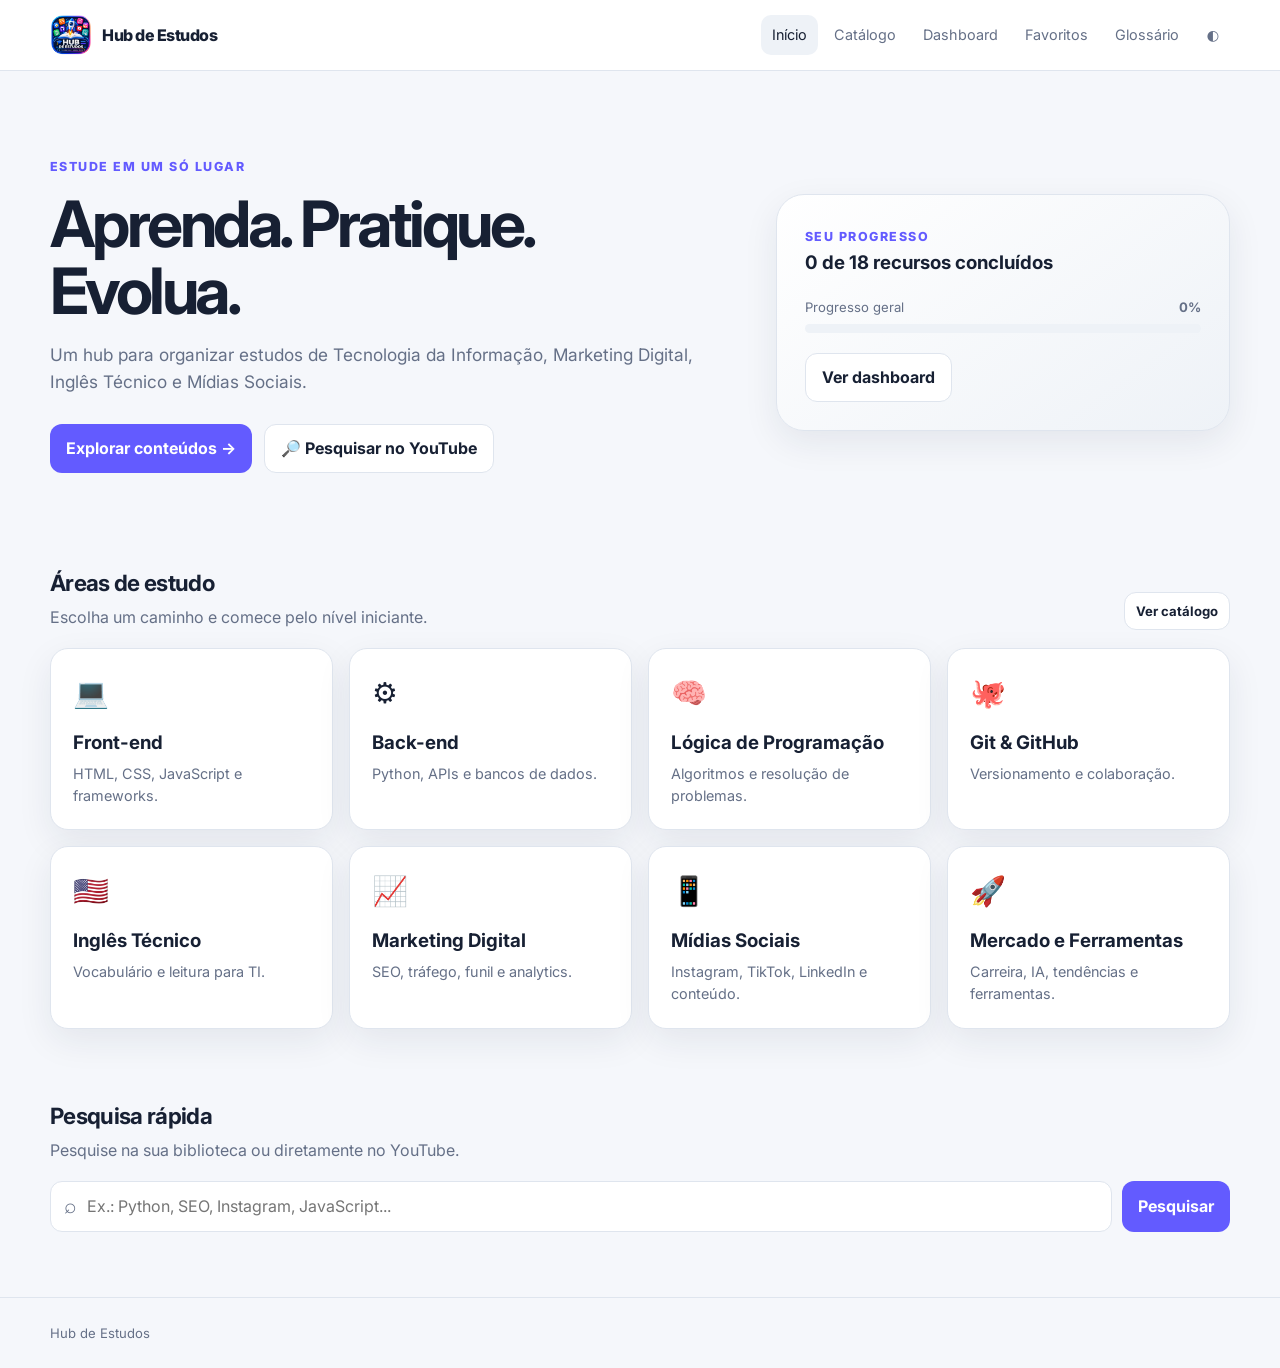
<file: index.html>
<!DOCTYPE html>
<html lang="pt-BR">
<head>
  <meta charset="UTF-8">
  <meta name="viewport" content="width=device-width, initial-scale=1.0">
  <meta name="description" content="Hub de Estudos de Tecnologia da Informação, Marketing Digital e Mídias Sociais.">
  <title>Hub de Estudos | TI • Marketing • Social Media</title>
  <link rel="icon" type="image/png" sizes="32x32" href="assets/img/favicon-32x32.png">
  <link rel="icon" type="image/png" sizes="16x16" href="assets/img/favicon-16x16.png">
  <link rel="apple-touch-icon" href="assets/img/apple-touch-icon.png">
  <link rel="stylesheet" href="assets/css/style.css">
  <link rel="stylesheet" href="assets/css/responsive.css">
</head>
<body>
  <div id="app"></div>
  <script src="assets/js/data.js"></script>
  <script src="assets/js/storage.js"></script>
  <script src="assets/js/ui.js"></script>
  <script src="assets/js/app.js"></script>
</body>
</html>
</file>
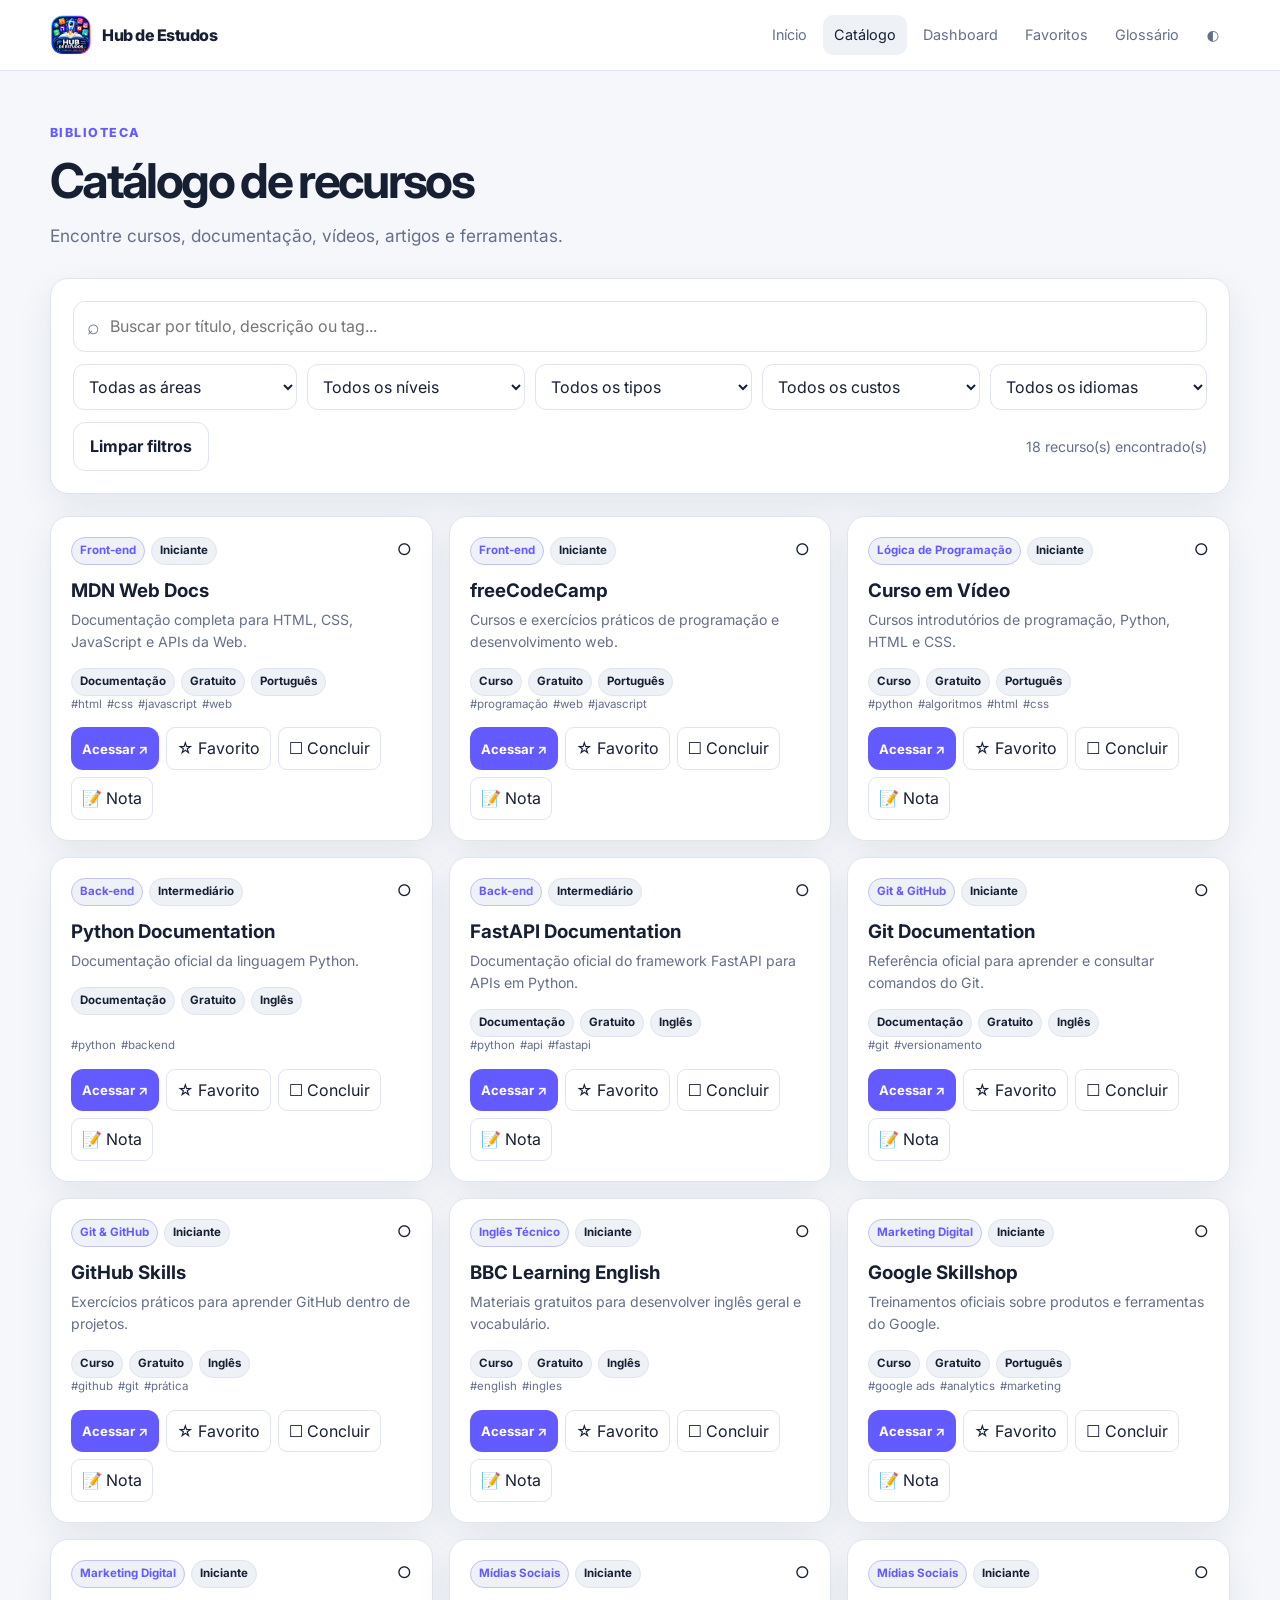
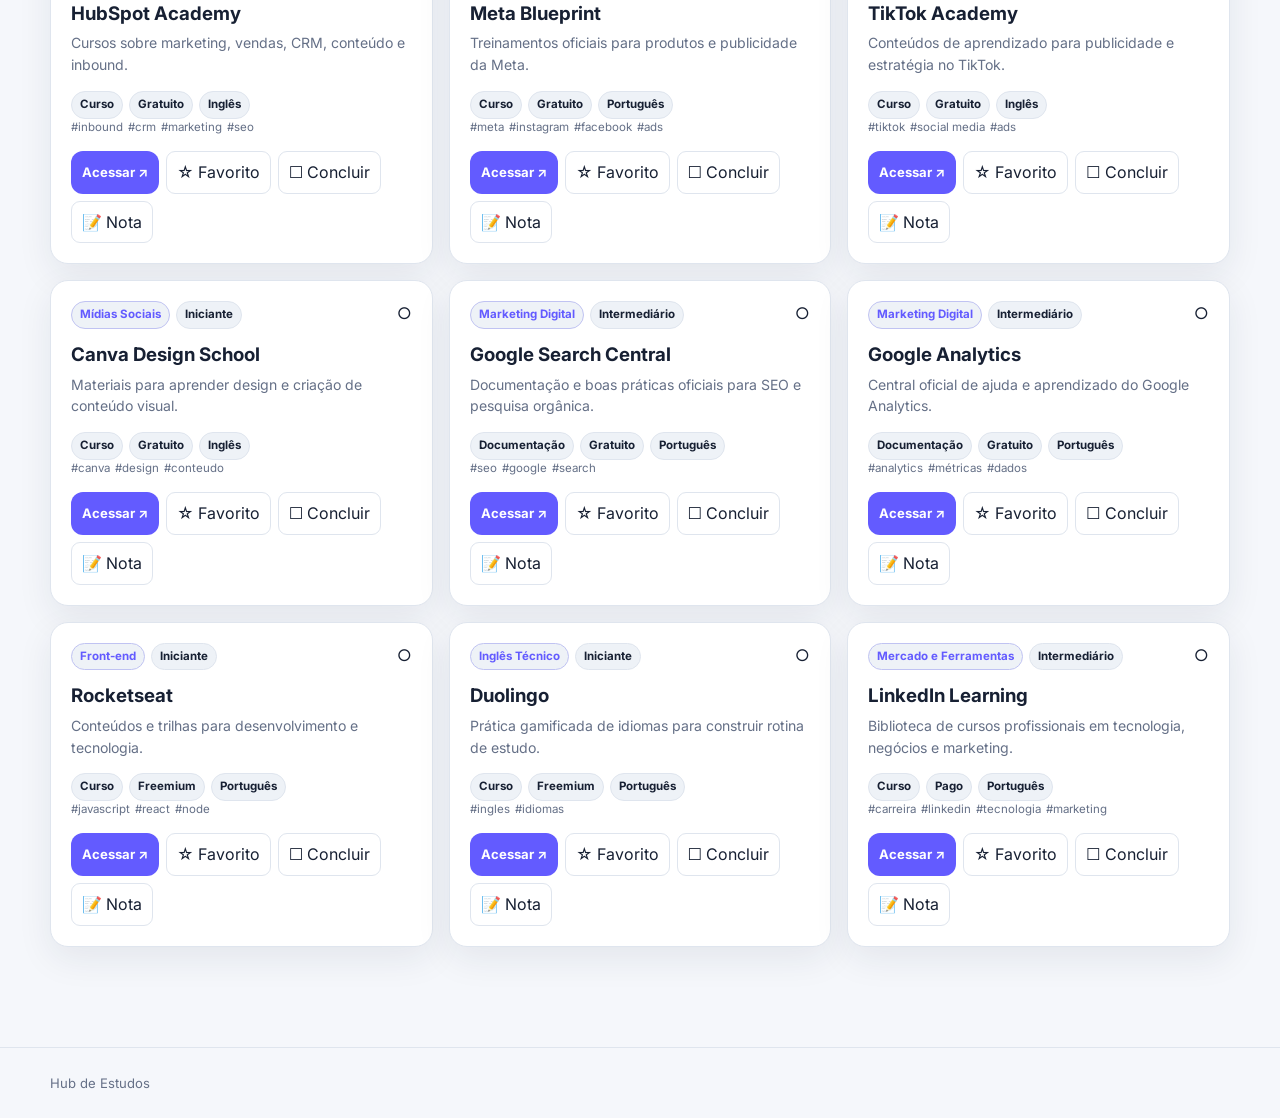
<file: catalogo.html>
<!DOCTYPE html>
<html lang="pt-BR">
<head>
  <meta charset="UTF-8">
  <meta name="viewport" content="width=device-width, initial-scale=1.0">
  <meta name="description" content="Catálogo filtrável de recursos para estudos.">
  <title>Catálogo | Hub de Estudos</title>
  <link rel="icon" type="image/png" sizes="32x32" href="assets/img/favicon-32x32.png">
  <link rel="icon" type="image/png" sizes="16x16" href="assets/img/favicon-16x16.png">
  <link rel="apple-touch-icon" href="assets/img/apple-touch-icon.png">
  <link rel="stylesheet" href="assets/css/style.css">
  <link rel="stylesheet" href="assets/css/responsive.css">
</head>
<body>
  <div id="app"></div>
  <main class="container page">
    <div class="page-heading">
      <div><span class="eyebrow">Biblioteca</span><h1>Catálogo de recursos</h1><p>Encontre cursos, documentação, vídeos, artigos e ferramentas.</p></div>
    </div>
    <section class="filters panel">
      <div class="search-wrap"><span>⌕</span><input id="searchInput" type="search" placeholder="Buscar por título, descrição ou tag..."></div>
      <div class="filter-grid">
        <select id="areaFilter"><option value="">Todas as áreas</option></select>
        <select id="levelFilter"><option value="">Todos os níveis</option><option>Iniciante</option><option>Intermediário</option><option>Avançado</option></select>
        <select id="typeFilter"><option value="">Todos os tipos</option></select>
        <select id="costFilter"><option value="">Todos os custos</option><option>Gratuito</option><option>Freemium</option><option>Pago</option></select>
        <select id="languageFilter"><option value="">Todos os idiomas</option><option>Português</option><option>Inglês</option><option>Espanhol</option></select>
      </div>
      <div class="filter-actions"><button class="btn btn-ghost" id="clearFilters">Limpar filtros</button><span id="resultCount" class="muted"></span></div>
    </section>
    <section id="resourceGrid" class="resource-grid"></section>
  </main>
  <script src="assets/js/data.js"></script>
  <script src="assets/js/storage.js"></script>
  <script src="assets/js/ui.js"></script>
  <script src="assets/js/catalogo.js"></script>
</body>
</html>
</file>
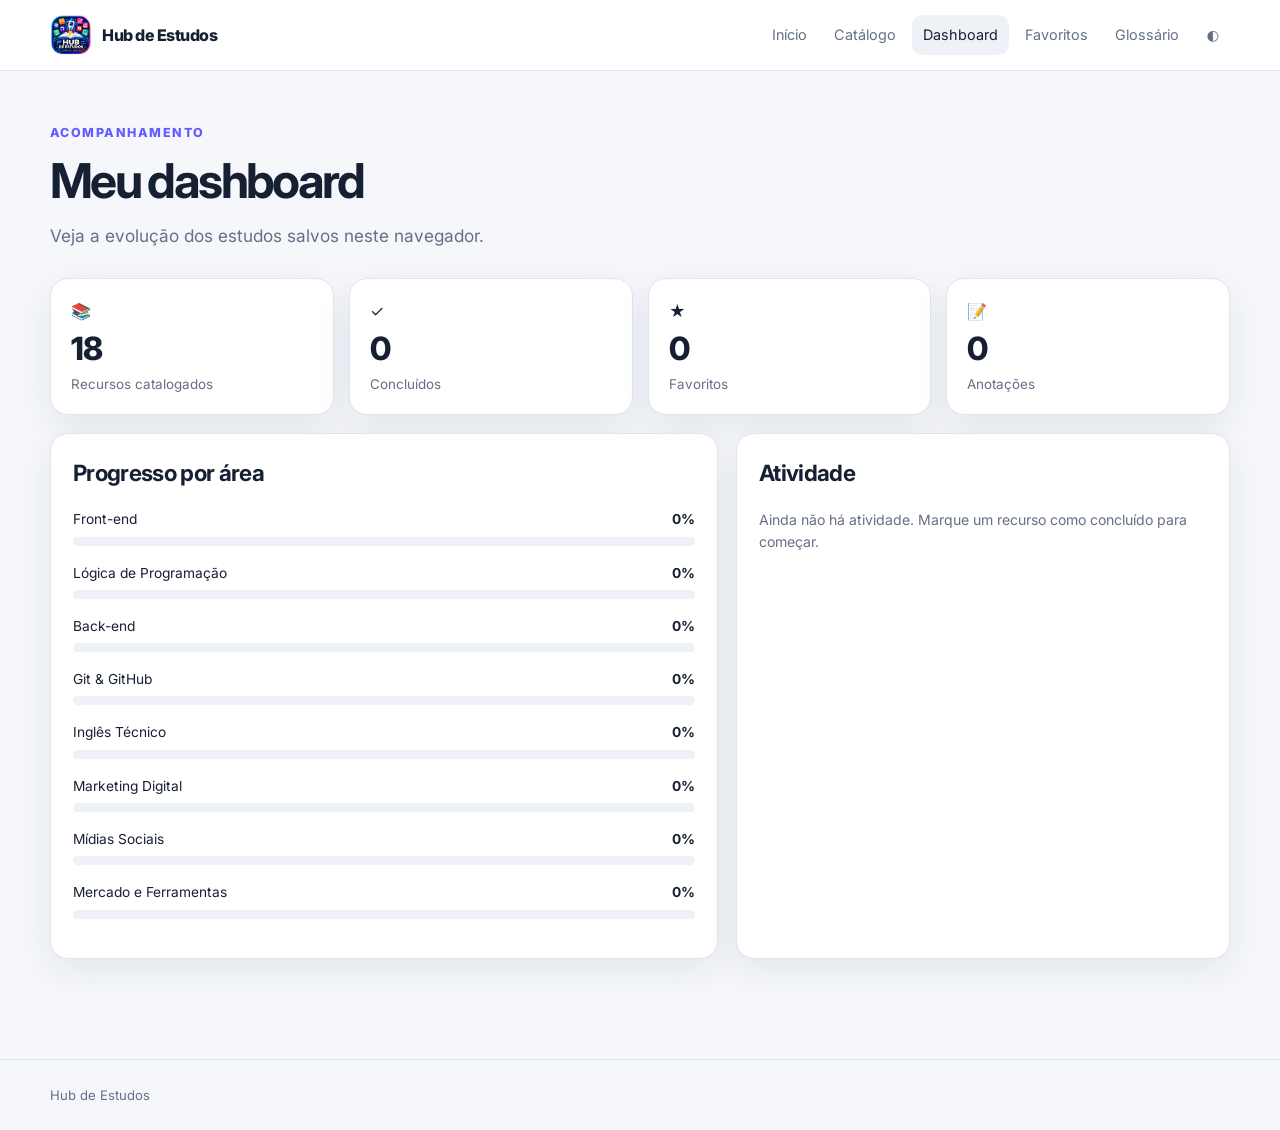
<file: dashboard.html>
<!DOCTYPE html>
<html lang="pt-BR">
<head>
  <meta charset="UTF-8">
  <meta name="viewport" content="width=device-width, initial-scale=1.0">
  <title>Dashboard | Hub de Estudos</title>
  <link rel="icon" type="image/png" sizes="32x32" href="assets/img/favicon-32x32.png">
  <link rel="icon" type="image/png" sizes="16x16" href="assets/img/favicon-16x16.png">
  <link rel="apple-touch-icon" href="assets/img/apple-touch-icon.png">
  <link rel="stylesheet" href="assets/css/style.css">
  <link rel="stylesheet" href="assets/css/responsive.css">
</head>
<body>
  <div id="app"></div>
  <main class="container page">
    <div class="page-heading"><div><span class="eyebrow">Acompanhamento</span><h1>Meu dashboard</h1><p>Veja a evolução dos estudos salvos neste navegador.</p></div></div>
    <section id="summaryCards" class="stats-grid"></section>
    <section class="dashboard-grid">
      <div class="panel"><div class="panel-title"><h2>Progresso por área</h2></div><div id="areaProgress"></div></div>
      <div class="panel"><div class="panel-title"><h2>Atividade</h2></div><div id="activity"></div></div>
    </section>
  </main>
  <script src="assets/js/data.js"></script>
  <script src="assets/js/storage.js"></script>
  <script src="assets/js/ui.js"></script>
  <script src="assets/js/dashboard.js"></script>
</body>
</html>
</file>
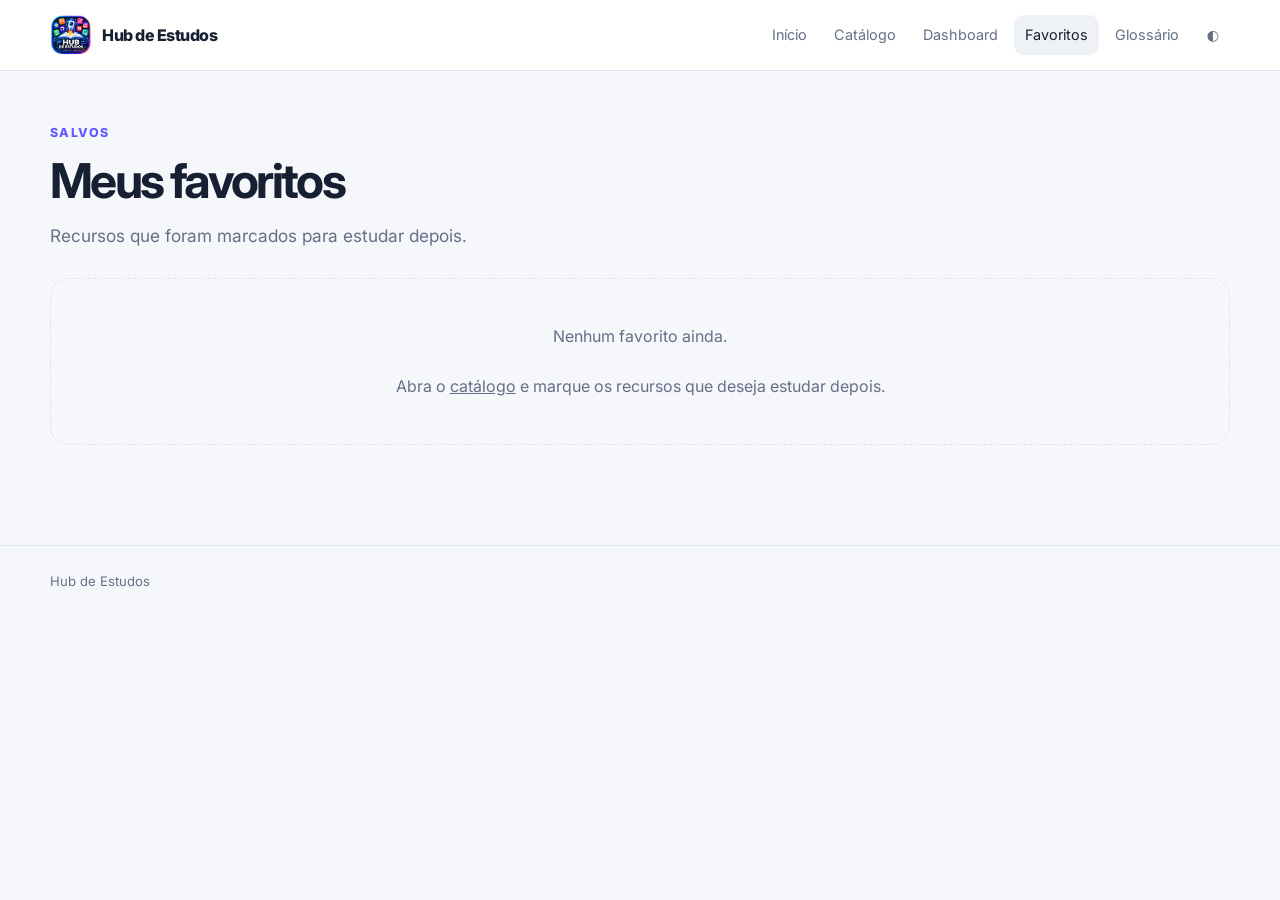
<file: favoritos.html>
<!DOCTYPE html>
<html lang="pt-BR">
<head>
  <meta charset="UTF-8">
  <meta name="viewport" content="width=device-width, initial-scale=1.0">
  <title>Favoritos | Hub de Estudos</title>
  <link rel="icon" type="image/png" sizes="32x32" href="assets/img/favicon-32x32.png">
  <link rel="icon" type="image/png" sizes="16x16" href="assets/img/favicon-16x16.png">
  <link rel="apple-touch-icon" href="assets/img/apple-touch-icon.png">
  <link rel="stylesheet" href="assets/css/style.css">
  <link rel="stylesheet" href="assets/css/responsive.css">
</head>
<body>
  <div id="app"></div>
  <main class="container page">
    <div class="page-heading"><div><span class="eyebrow">Salvos</span><h1>Meus favoritos</h1><p>Recursos que foram marcados para estudar depois.</p></div></div>
    <section id="favoritesGrid" class="resource-grid"></section>
  </main>
  <script src="assets/js/data.js"></script>
  <script src="assets/js/storage.js"></script>
  <script src="assets/js/ui.js"></script>
  <script src="assets/js/favoritos.js"></script>
</body>
</html>
</file>
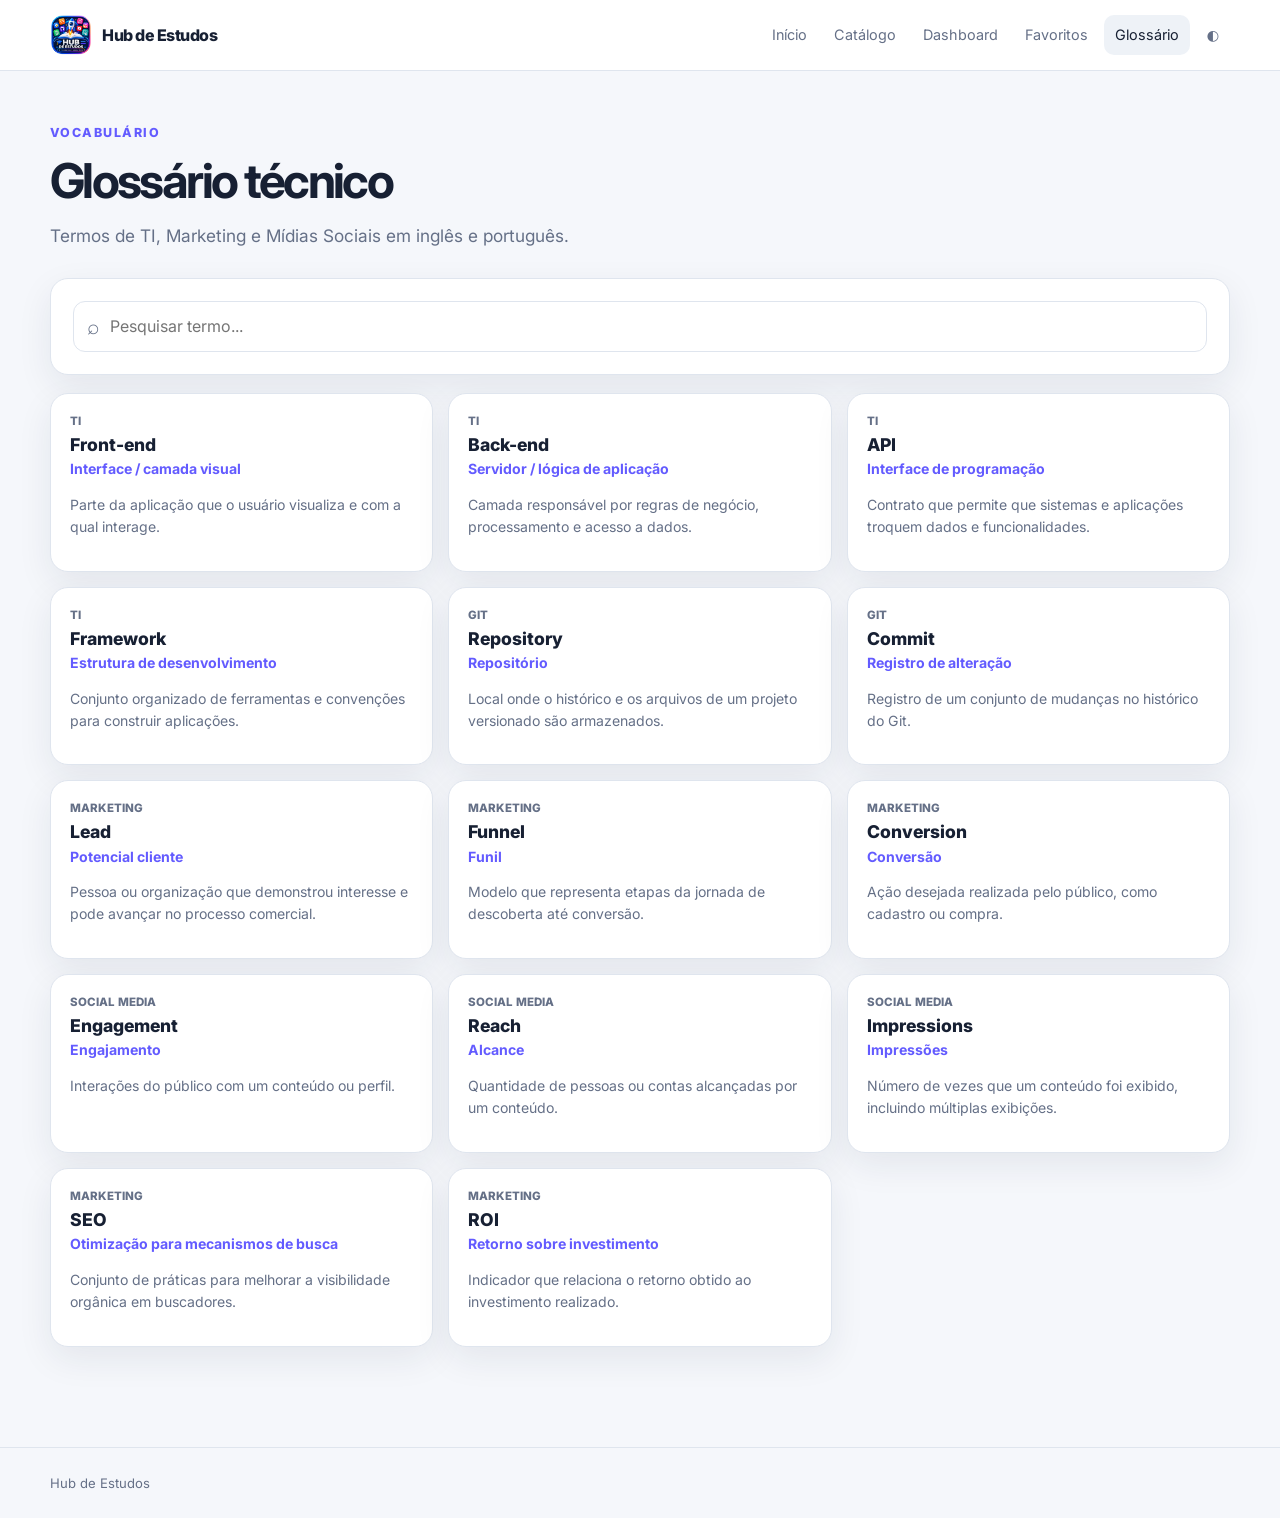
<file: glossario.html>
<!DOCTYPE html>
<html lang="pt-BR">
<head>
  <meta charset="UTF-8">
  <meta name="viewport" content="width=device-width, initial-scale=1.0">
  <title>Glossário | Hub de Estudos</title>
  <link rel="icon" type="image/png" sizes="32x32" href="assets/img/favicon-32x32.png">
  <link rel="icon" type="image/png" sizes="16x16" href="assets/img/favicon-16x16.png">
  <link rel="apple-touch-icon" href="assets/img/apple-touch-icon.png">
  <link rel="stylesheet" href="assets/css/style.css">
  <link rel="stylesheet" href="assets/css/responsive.css">
</head>
<body>
  <div id="app"></div>
  <main class="container page">
    <div class="page-heading"><div><span class="eyebrow">Vocabulário</span><h1>Glossário técnico</h1><p>Termos de TI, Marketing e Mídias Sociais em inglês e português.</p></div></div>
    <section class="panel glossary-tools"><div class="search-wrap"><span>⌕</span><input id="glossarySearch" type="search" placeholder="Pesquisar termo..."></div></section>
    <section id="glossaryGrid" class="glossary-grid"></section>
  </main>
  <script src="assets/js/data.js"></script>
  <script src="assets/js/storage.js"></script>
  <script src="assets/js/ui.js"></script>
  <script src="assets/js/glossario.js"></script>
</body>
</html>
</file>
<file: assets/css/style.css>
@import url('https://fonts.googleapis.com/css2?family=Inter:wght@400;500;600;700;800&display=swap');

:root{--bg:#f5f7fb;--surface:#fff;--surface2:#eef2f7;--text:#172033;--muted:#657087;--line:#dfe5ee;--primary:#635bff;--primary2:#4f46e5;--success:#159a67;--warning:#c77a00;--shadow:0 12px 35px rgba(30,41,59,.08);--radius:18px}
[data-theme="dark"]{--bg:#0e1320;--surface:#151c2b;--surface2:#202a3c;--text:#eef2ff;--muted:#a8b1c2;--line:#2c374b;--shadow:0 12px 35px rgba(0,0,0,.25)}
*{box-sizing:border-box}html{scroll-behavior:smooth}body{margin:0;background:var(--bg);color:var(--text);font-family:Inter,system-ui,-apple-system,BlinkMacSystemFont,"Segoe UI",sans-serif;line-height:1.55}a{color:inherit;text-decoration:none}button,input,select,textarea{font:inherit}.container{width:min(1180px,calc(100% - 36px));margin:auto}.page{padding:48px 0 70px}
.topbar{position:sticky;top:0;z-index:20;background:color-mix(in srgb,var(--surface) 92%,transparent);backdrop-filter:blur(12px);border-bottom:1px solid var(--line)}.nav{min-height:70px;display:flex;align-items:center;justify-content:space-between;gap:24px}.brand{display:flex;align-items:center;gap:10px;font-weight:800;letter-spacing:-.03em}.brand-logo{width:42px;height:42px;object-fit:contain;border-radius:12px}.brand-mark{width:38px;height:38px;display:grid;place-items:center;border-radius:12px;background:var(--primary);color:white}.nav-links{display:flex;gap:5px;align-items:center}.nav-links a,.theme-btn{padding:9px 11px;border-radius:10px;color:var(--muted);font-size:.9rem}.nav-links a:hover,.nav-links a.active,.theme-btn:hover{background:var(--surface2);color:var(--text)}.theme-btn{border:0;background:transparent;cursor:pointer}.menu-btn{display:none;border:1px solid var(--line);background:var(--surface);border-radius:10px;padding:8px 11px}
.hero{padding:82px 0 58px;display:grid;grid-template-columns:1.2fr .8fr;gap:45px;align-items:center}.eyebrow{color:var(--primary);font-size:.78rem;font-weight:800;text-transform:uppercase;letter-spacing:.12em}.hero h1,.page-heading h1{font-size:clamp(2.1rem,5vw,4.1rem);line-height:1.05;letter-spacing:-.055em;margin:12px 0 18px}.hero p,.page-heading p{color:var(--muted);max-width:680px;font-size:1.08rem}.hero-actions{display:flex;gap:12px;flex-wrap:wrap;margin-top:28px}.btn{border:0;border-radius:12px;padding:11px 16px;font-weight:700;cursor:pointer;display:inline-flex;align-items:center;justify-content:center;gap:7px}.btn-primary{background:var(--primary);color:#fff}.btn-primary:hover{background:var(--primary2)}.btn-secondary,.btn-ghost{background:var(--surface);border:1px solid var(--line);color:var(--text)}.btn-small{padding:8px 11px;font-size:.82rem}
.hero-card{background:linear-gradient(145deg,var(--surface),var(--surface2));border:1px solid var(--line);border-radius:28px;padding:28px;box-shadow:var(--shadow)}.hero-card h3{margin-top:0}.mini-progress{margin:20px 0}.progress-track{height:9px;border-radius:99px;background:var(--surface2);overflow:hidden}.progress-fill{height:100%;background:var(--primary);border-radius:inherit;transition:width .3s}.progress-label{display:flex;justify-content:space-between;font-size:.82rem;color:var(--muted);margin-bottom:7px}
.section{padding:35px 0}.section-heading{display:flex;justify-content:space-between;gap:20px;align-items:end;margin-bottom:18px}.section-heading h2,.panel-title h2{margin:0;font-size:1.4rem;letter-spacing:-.03em}.section-heading p{margin:5px 0 0;color:var(--muted)}
.area-grid{display:grid;grid-template-columns:repeat(4,1fr);gap:16px}.area-card,.panel,.resource-card,.glossary-card,.stat-card{background:var(--surface);border:1px solid var(--line);border-radius:var(--radius);box-shadow:var(--shadow)}.area-card{padding:22px;transition:transform .2s}.area-card:hover{transform:translateY(-3px)}.area-icon{font-size:1.8rem}.area-card h3{margin:12px 0 6px}.area-card p{font-size:.9rem;color:var(--muted);margin:0}
.quick-search{display:grid;grid-template-columns:1fr auto;gap:10px;margin-top:18px}.search-wrap{display:flex;align-items:center;gap:10px;border:1px solid var(--line);background:var(--surface);border-radius:12px;padding:0 13px}.search-wrap span{color:var(--muted);font-size:1.3rem}.search-wrap input{width:100%;border:0;outline:0;background:transparent;color:var(--text);padding:12px 0}
.page-heading{margin-bottom:28px}.page-heading h1{font-size:clamp(2rem,4vw,3rem);margin-bottom:8px}.filters{padding:18px;margin-bottom:22px}.filter-grid{display:grid;grid-template-columns:repeat(5,1fr);gap:10px;margin-top:12px}select{border:1px solid var(--line);background:var(--surface);color:var(--text);border-radius:11px;padding:11px;outline:0}.filter-actions{display:flex;justify-content:space-between;align-items:center;margin-top:12px}.muted{color:var(--muted);font-size:.88rem}
.resource-grid{display:grid;grid-template-columns:repeat(3,1fr);gap:16px}.resource-card{padding:20px;display:flex;flex-direction:column;min-height:275px}.resource-top{display:flex;justify-content:space-between;gap:12px}.badge-row{display:flex;gap:6px;flex-wrap:wrap}.badge{display:inline-flex;border:1px solid var(--line);background:var(--surface2);padding:4px 8px;border-radius:99px;font-size:.72rem;font-weight:700}.badge.primary{color:var(--primary);border-color:color-mix(in srgb,var(--primary) 25%,var(--line))}.resource-card h3{margin:14px 0 7px;line-height:1.25}.resource-card p{color:var(--muted);font-size:.88rem;margin:0 0 15px}.tags{display:flex;gap:5px;flex-wrap:wrap;margin-top:auto;margin-bottom:14px}.tag{font-size:.72rem;color:var(--muted)}.resource-actions{display:flex;gap:7px;flex-wrap:wrap}.icon-btn{border:1px solid var(--line);background:var(--surface);color:var(--text);border-radius:9px;padding:8px 10px;cursor:pointer}.icon-btn.favorite{color:#d49a00}.empty{grid-column:1/-1;padding:45px;text-align:center;color:var(--muted);border:1px dashed var(--line);border-radius:var(--radius)}
.stats-grid{display:grid;grid-template-columns:repeat(4,1fr);gap:15px;margin-bottom:18px}.stat-card{padding:20px}.stat-value{font-size:2rem;font-weight:800;letter-spacing:-.04em}.stat-label{color:var(--muted);font-size:.84rem}.dashboard-grid{display:grid;grid-template-columns:1.15fr .85fr;gap:18px}.panel{padding:22px}.panel-title{display:flex;justify-content:space-between;align-items:center;margin-bottom:18px}.area-progress{margin-bottom:17px}.area-progress-head{display:flex;justify-content:space-between;font-size:.86rem;margin-bottom:6px}.activity-list{display:grid;gap:12px}.activity-item{display:flex;justify-content:space-between;gap:15px;padding:12px 0;border-bottom:1px solid var(--line)}.activity-item:last-child{border-bottom:0}.activity-item strong{font-size:.86rem}.activity-item small{color:var(--muted)}
.glossary-tools{margin-bottom:18px}.glossary-grid{display:grid;grid-template-columns:repeat(3,1fr);gap:15px}.glossary-card{padding:19px}.glossary-term{font-size:1.1rem;font-weight:800}.glossary-translation{color:var(--primary);font-weight:700;font-size:.88rem}.glossary-card p{color:var(--muted);font-size:.88rem}.glossary-area{font-size:.72rem;text-transform:uppercase;color:var(--muted);font-weight:800}
.note-modal{position:fixed;inset:0;background:rgba(0,0,0,.5);display:grid;place-items:center;padding:20px;z-index:50}.modal-box{width:min(560px,100%);background:var(--surface);border-radius:20px;padding:22px;box-shadow:0 25px 70px rgba(0,0,0,.25)}.modal-box textarea{width:100%;min-height:150px;resize:vertical;border:1px solid var(--line);background:var(--surface);color:var(--text);border-radius:12px;padding:12px;outline:0}.modal-actions{display:flex;justify-content:flex-end;gap:8px;margin-top:12px}.toast{position:fixed;right:20px;bottom:20px;background:var(--text);color:var(--surface);padding:12px 15px;border-radius:10px;z-index:100;box-shadow:var(--shadow)}
footer{border-top:1px solid var(--line);padding:25px 0;color:var(--muted);font-size:.82rem;margin-top:30px}
</file>
<file: assets/css/responsive.css>
@media(max-width:950px){.hero{grid-template-columns:1fr}.area-grid{grid-template-columns:repeat(2,1fr)}.resource-grid{grid-template-columns:repeat(2,1fr)}.filter-grid{grid-template-columns:repeat(2,1fr)}.stats-grid{grid-template-columns:repeat(2,1fr)}.dashboard-grid{grid-template-columns:1fr}.glossary-grid{grid-template-columns:repeat(2,1fr)}}
@media(max-width:680px){.container{width:min(100% - 24px,1180px)}.nav{min-height:62px}.menu-btn{display:block}.nav-links{display:none;position:absolute;top:62px;left:0;right:0;background:var(--surface);padding:10px 12px;border-bottom:1px solid var(--line);flex-direction:column;align-items:stretch}.nav-links.open{display:flex}.nav-links a{text-align:center}.hero{padding:55px 0 35px}.area-grid,.resource-grid,.glossary-grid,.stats-grid{grid-template-columns:1fr}.filter-grid{grid-template-columns:1fr}.quick-search{grid-template-columns:1fr}.section-heading{align-items:start;flex-direction:column}.hero-card{padding:21px}.page{padding:35px 0 55px}}
</file>
